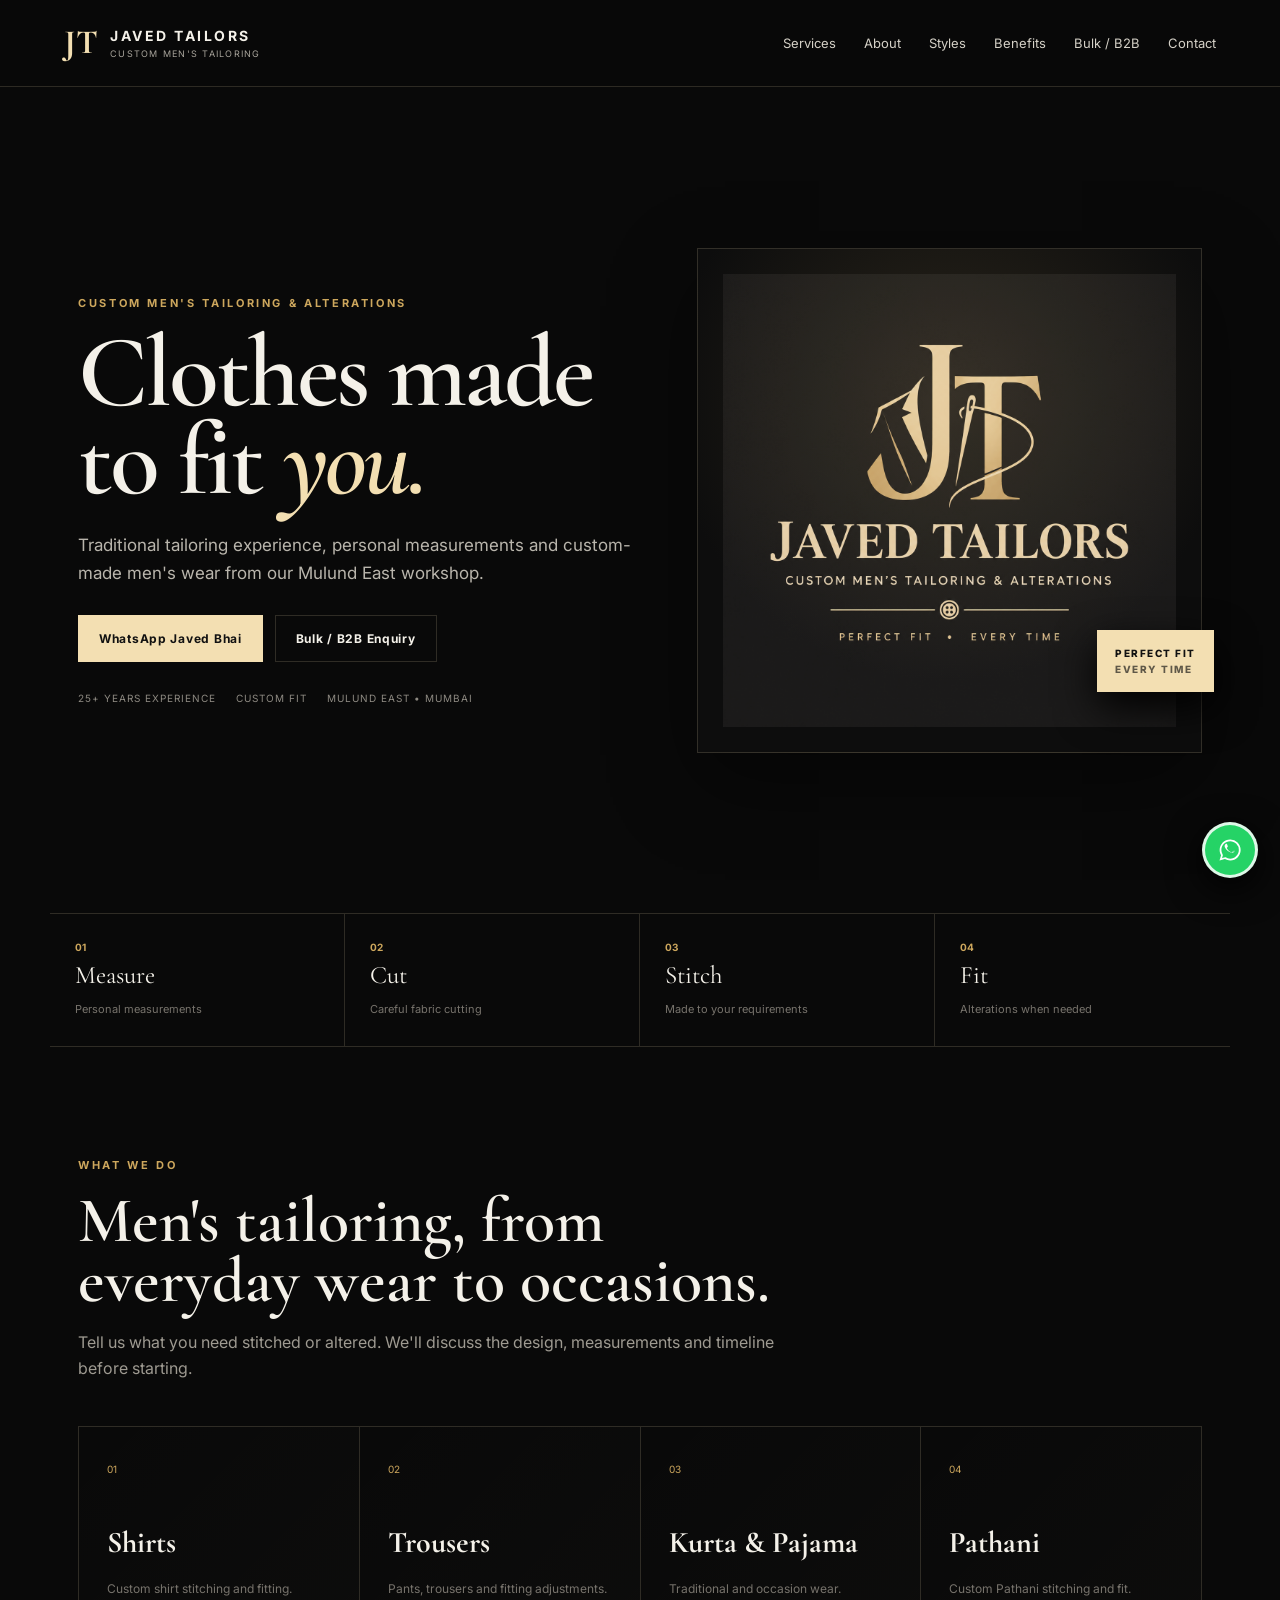
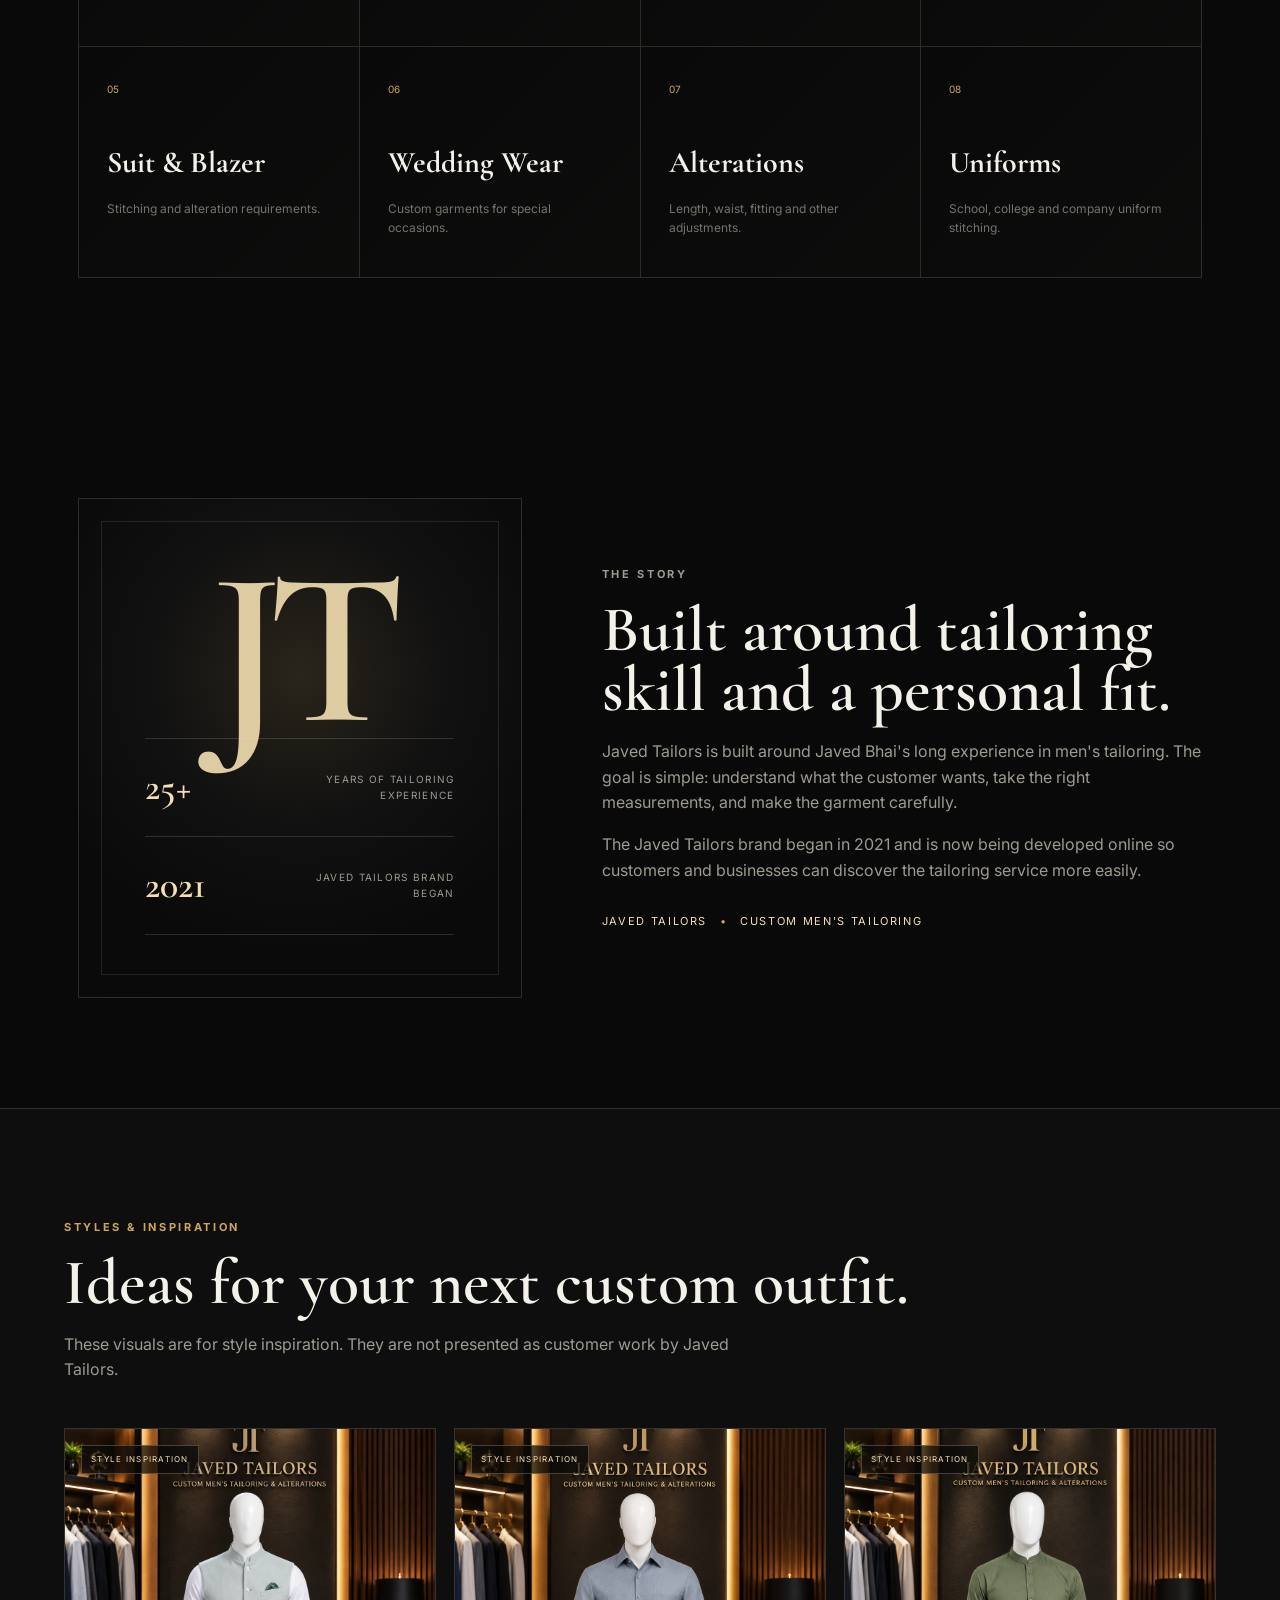
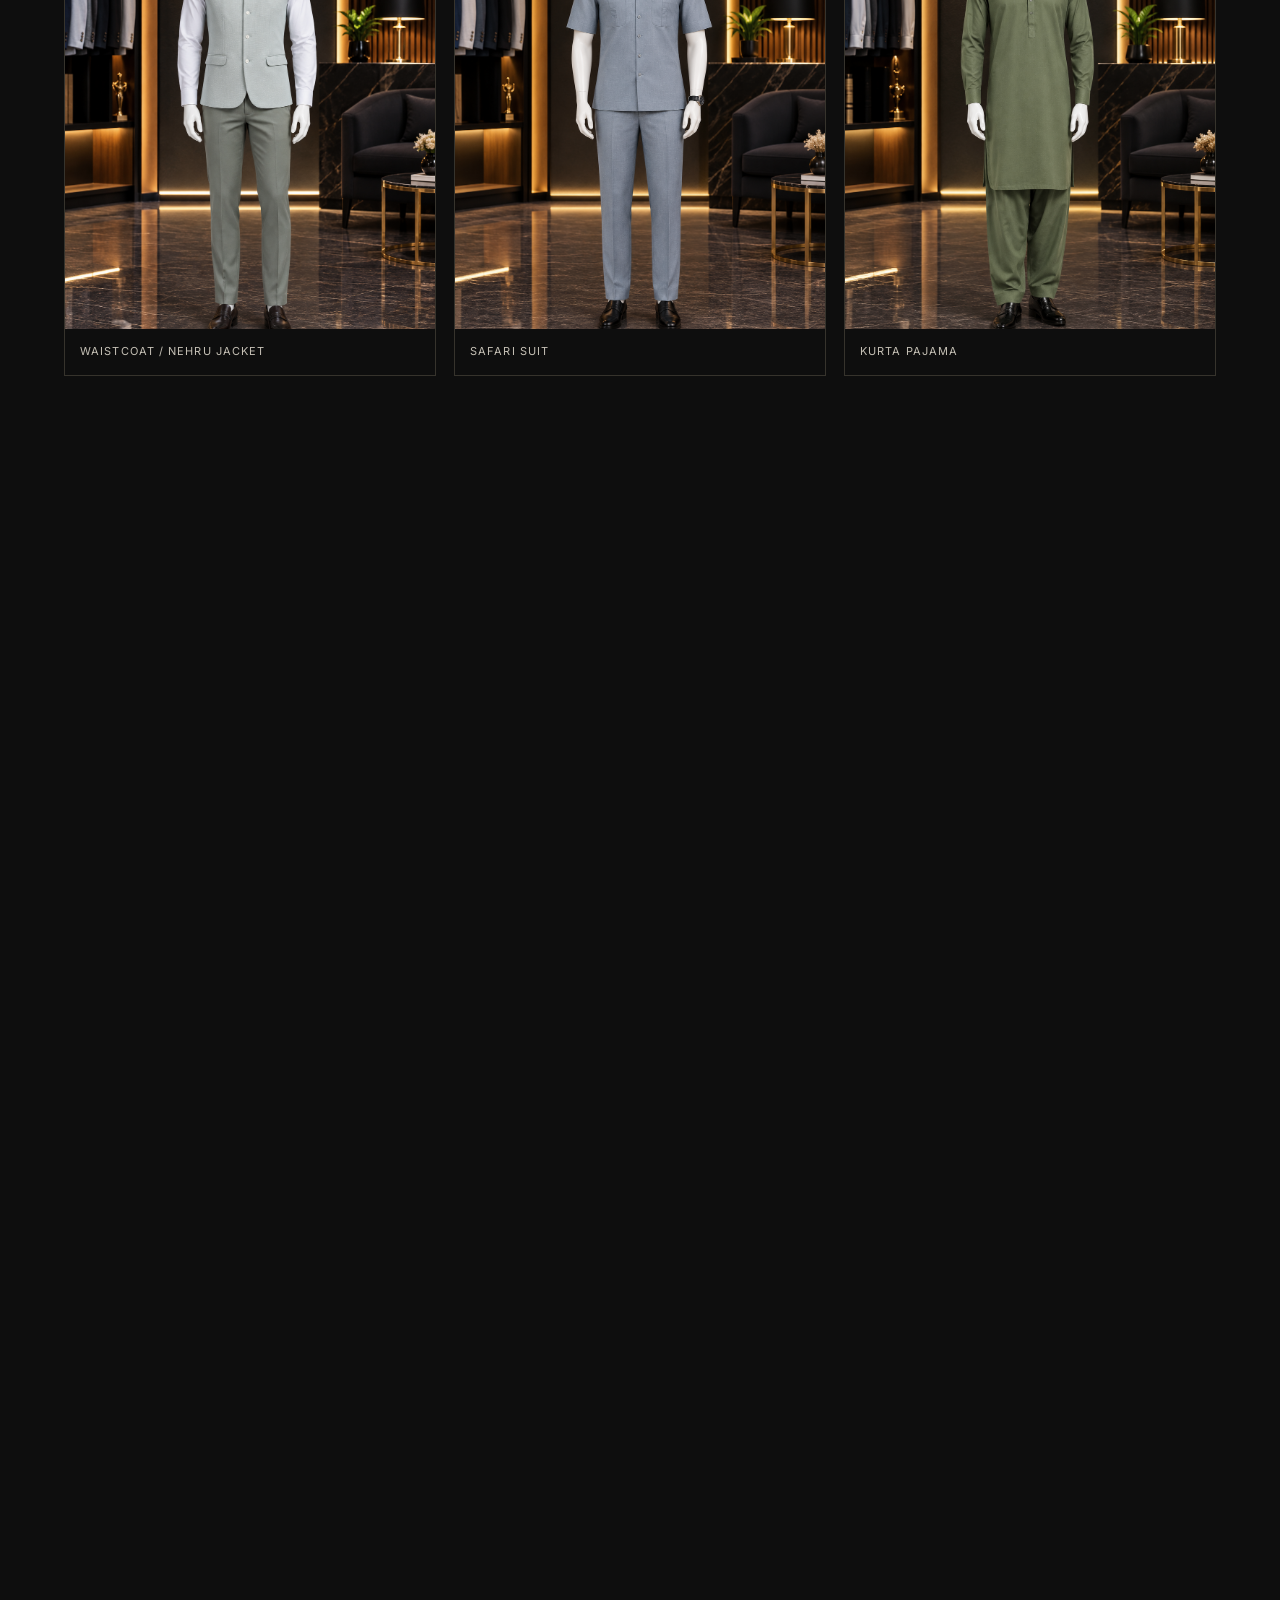
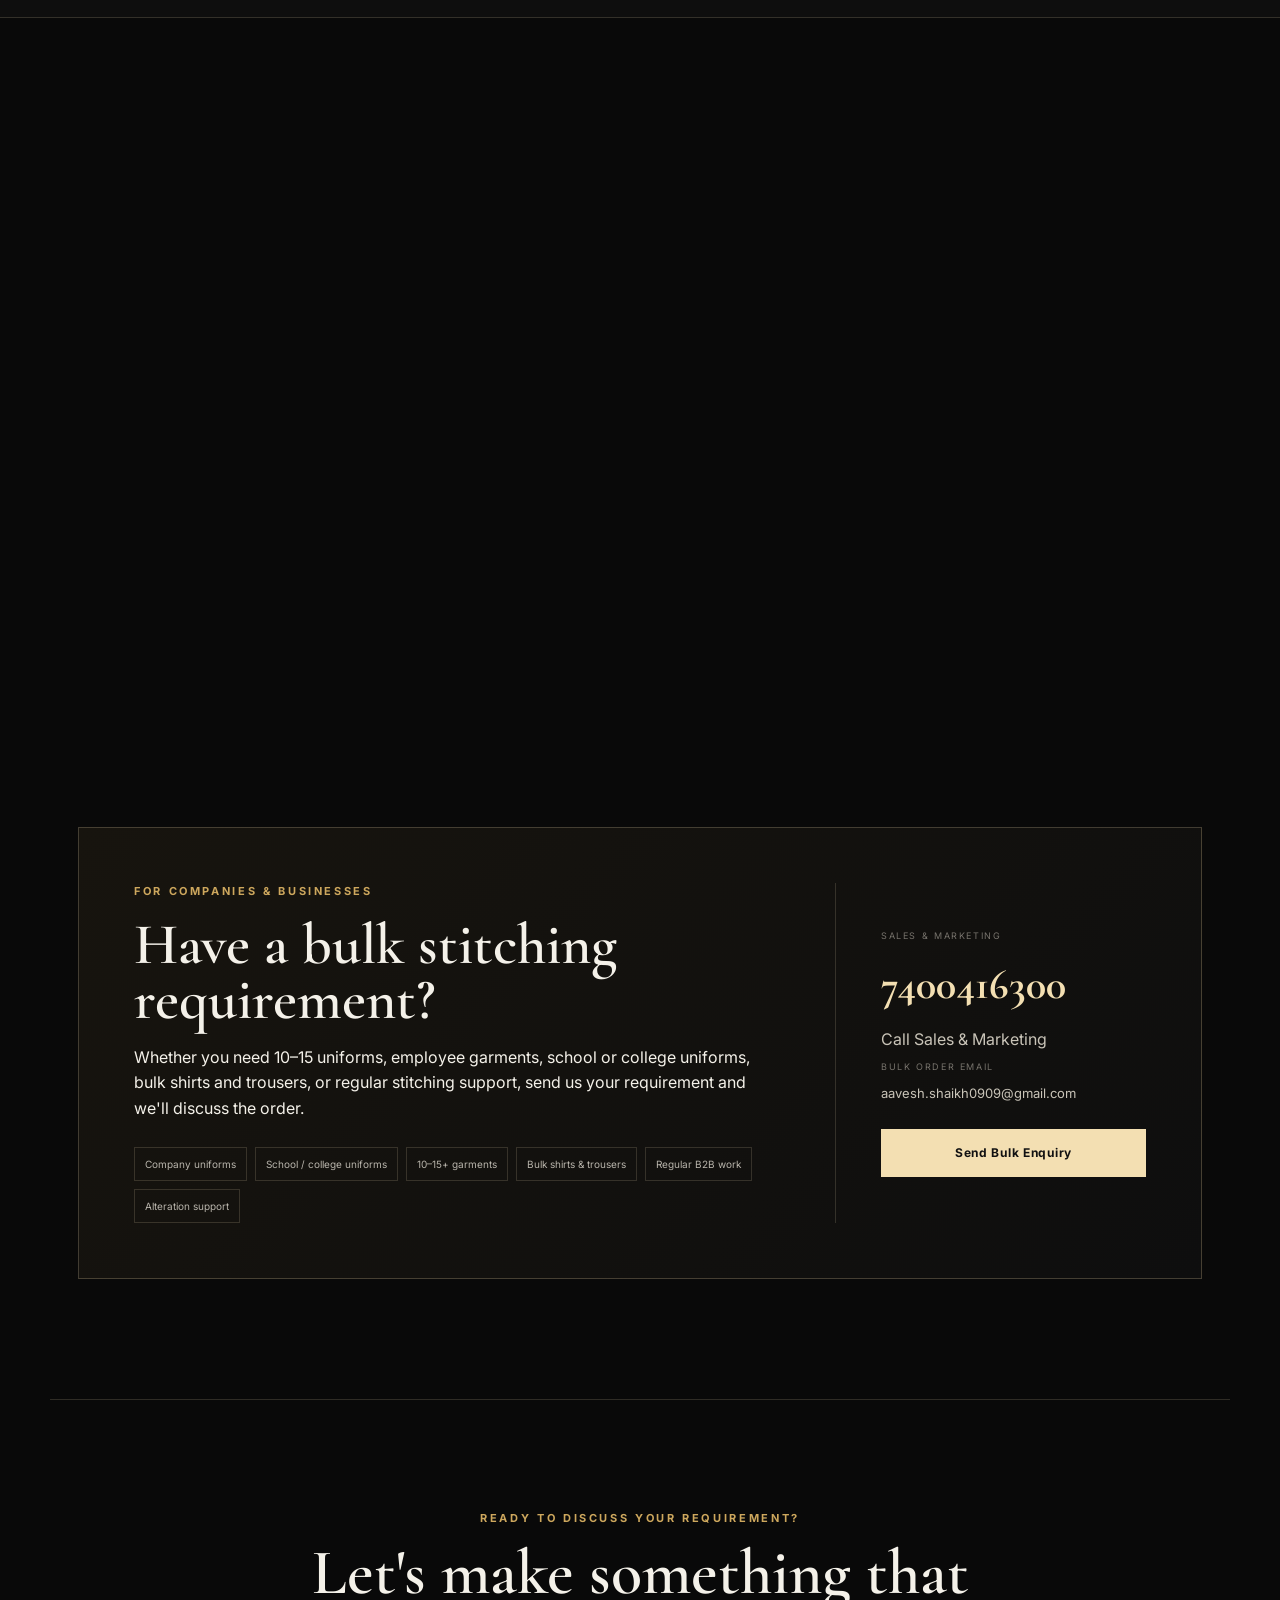
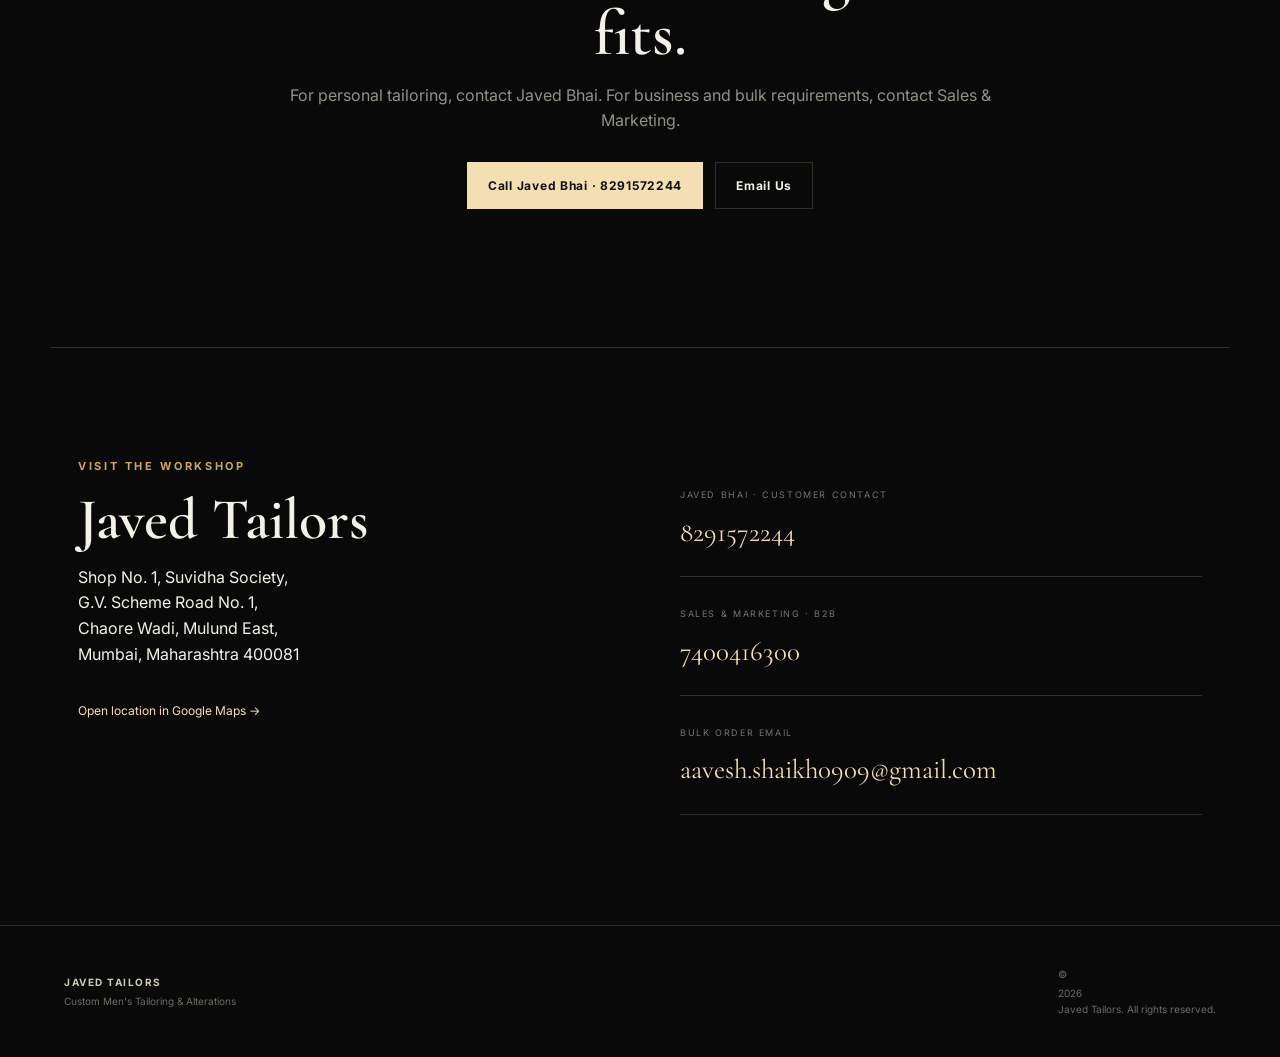
<file: index.html>
<!doctype html>
<html lang="en">
<head>
  <meta name="google-site-verification" content="yGx7rQG5tLV5pubgqjqiYDbqkyJzeHLnVDBqEzV3YKc" />
  <meta charset="utf-8" />
  <meta name="viewport" content="width=device-width, initial-scale=1" />
  <title>Javed Tailors | Custom Men's Tailoring & Alterations in Mulund East</title>
  <meta name="description" content="Javed Tailors — custom men's tailoring, alterations, kurta, Pathani, shirts, trousers, suits, wedding wear and bulk stitching from Mulund East, Mumbai." />
  <meta name="theme-color" content="#0b0b0b" />
  <link rel="icon" href="assets/javed-tailors-logo.png" />
  <link rel="preconnect" href="https://fonts.googleapis.com">
  <link rel="preconnect" href="https://fonts.gstatic.com" crossorigin>
  <link href="https://fonts.googleapis.com/css2?family=Cormorant+Garamond:wght@500;600;700&family=Inter:wght@400;500;600;700&display=swap" rel="stylesheet">
  <link rel="stylesheet" href="style.css" />
  <link rel="canonical" href="https://lively-sprinkles-678b8e.netlify.app/" />
  <script type="application/ld+json">
  {
    "@context":"https://schema.org",
    "@type":"LocalBusiness",
    "name":"Javed Tailors",
    "description":"Custom men's tailoring and alterations in Mulund East, Mumbai, with bulk and B2B stitching enquiries.",
    "address":{"@type":"PostalAddress","streetAddress":"Shop No. 1, Suvidha Society, G.V. Scheme Road No. 1, Chaore Wadi","addressLocality":"Mulund East","addressRegion":"Maharashtra","postalCode":"400081","addressCountry":"IN"},
    "telephone":"+918291572244",
    "url":"https://lively-sprinkles-678b8e.netlify.app/",
    "image":"https://lively-sprinkles-678b8e.netlify.app/assets/javed-tailors-logo.png"
  }
  </script>
</head>
<body>
  <header class="nav" id="top">
    <a class="brand" href="#top" aria-label="Javed Tailors home">
      <span class="brand-mark">JT</span>
      <span><strong>JAVED TAILORS</strong><small>Custom Men's Tailoring</small></span>
    </a>
    <button class="menu" aria-label="Open menu" aria-expanded="false">☰</button>
    <nav>
      <a href="#services">Services</a>
      <a href="#about">About</a>
      <a href="#styles">Styles</a>
      <a href="#service-policy">Benefits</a>
      <a href="#b2b">Bulk / B2B</a>
      <a href="#contact">Contact</a>
    </nav>
  </header>

  <main>
    <section class="hero">
      <div class="hero-copy reveal">
        <p class="eyebrow">CUSTOM MEN'S TAILORING & ALTERATIONS</p>
        <h1>Clothes made to fit <em>you.</em></h1>
        <p class="lead">Traditional tailoring experience, personal measurements and custom-made men's wear from our Mulund East workshop.</p>
        <div class="actions">
          <a class="btn primary" href="https://wa.me/918291572244?text=Hello%20Javed%20Tailors%2C%20I%20would%20like%20to%20enquire%20about%20tailoring." target="_blank" rel="noopener">WhatsApp Javed Bhai</a>
          <a class="btn ghost" href="#b2b">Bulk / B2B Enquiry</a>
        </div>
        <div class="trust-row">
          <span>25+ Years Experience</span><span>Custom Fit</span><span>Mulund East • Mumbai</span>
        </div>
      </div>
      <div class="hero-visual reveal">
        <div class="hero-card">
          <img src="assets/javed-tailors-logo.png" alt="Javed Tailors logo" />
        </div>
        <div class="floating-note">PERFECT FIT<br><span>EVERY TIME</span></div>
      </div>
    </section>

    <section class="strip">
      <div><b>01</b><span>Measure</span><small>Personal measurements</small></div>
      <div><b>02</b><span>Cut</span><small>Careful fabric cutting</small></div>
      <div><b>03</b><span>Stitch</span><small>Made to your requirements</small></div>
      <div><b>04</b><span>Fit</span><small>Alterations when needed</small></div>
    </section>

    <section id="services" class="section">
      <div class="section-head reveal"><p class="eyebrow">WHAT WE DO</p><h2>Men's tailoring, from everyday wear to occasions.</h2><p>Tell us what you need stitched or altered. We'll discuss the design, measurements and timeline before starting.</p></div>
      <div class="service-grid">
        <article class="service reveal"><span>01</span><h3>Shirts</h3><p>Custom shirt stitching and fitting.</p></article>
        <article class="service reveal"><span>02</span><h3>Trousers</h3><p>Pants, trousers and fitting adjustments.</p></article>
        <article class="service reveal"><span>03</span><h3>Kurta & Pajama</h3><p>Traditional and occasion wear.</p></article>
        <article class="service reveal"><span>04</span><h3>Pathani</h3><p>Custom Pathani stitching and fit.</p></article>
        <article class="service reveal"><span>05</span><h3>Suit & Blazer</h3><p>Stitching and alteration requirements.</p></article>
        <article class="service reveal"><span>06</span><h3>Wedding Wear</h3><p>Custom garments for special occasions.</p></article>
        <article class="service reveal"><span>07</span><h3>Alterations</h3><p>Length, waist, fitting and other adjustments.</p></article>
        <article class="service reveal"><span>08</span><h3>Uniforms</h3><p>School, college and company uniform stitching.</p></article>
      </div>
    </section>

    <section id="about" class="section split story-section">
      <div class="story-visual reveal">
        <div class="story-monogram">JT</div>
        <div class="story-stat"><strong>25+</strong><span>Years of tailoring experience</span></div>
        <div class="story-stat"><strong>2021</strong><span>Javed Tailors brand began</span></div>
      </div>
      <div class="copy reveal"><p class="eyebrow">THE STORY</p><h2>Built around tailoring skill and a personal fit.</h2><p>Javed Tailors is built around Javed Bhai's long experience in men's tailoring. The goal is simple: understand what the customer wants, take the right measurements, and make the garment carefully.</p><p>The Javed Tailors brand began in 2021 and is now being developed online so customers and businesses can discover the tailoring service more easily.</p><div class="signature">JAVED TAILORS <span>•</span> CUSTOM MEN'S TAILORING</div></div>
    </section>

    <section id="styles" class="section dark-section">
      <div class="section-head reveal"><p class="eyebrow">STYLES & INSPIRATION</p><h2>Ideas for your next custom outfit.</h2><p>These visuals are for style inspiration. They are not presented as customer work by Javed Tailors.</p></div>
      <div class="gallery inspiration-gallery">
        <figure class="reveal"><img src="assets/01-waistcoat-nehru.png" alt="Waistcoat / Nehru Jacket style inspiration" loading="lazy" /><figcaption>Waistcoat / Nehru Jacket</figcaption></figure>
        <figure class="reveal"><img src="assets/02-safari-suit.png" alt="Safari Suit style inspiration" loading="lazy" /><figcaption>Safari Suit</figcaption></figure>
        <figure class="reveal"><img src="assets/03-kurta-pajama.png" alt="Kurta Pajama style inspiration" loading="lazy" /><figcaption>Kurta Pajama</figcaption></figure>
        <figure class="reveal"><img src="assets/04-sherwani.png" alt="Classic Sherwani style inspiration" loading="lazy" /><figcaption>Classic Sherwani</figcaption></figure>
        <figure class="reveal"><img src="assets/05-blazer.png" alt="Blazer style inspiration" loading="lazy" /><figcaption>Blazer</figcaption></figure>
        <figure class="reveal"><img src="assets/06-suit.png" alt="Suit style inspiration" loading="lazy" /><figcaption>Suit</figcaption></figure>
        <figure class="reveal"><img src="assets/07-formal-shirt-trouser.png" alt="Formal Shirt and Trouser style inspiration" loading="lazy" /><figcaption>Formal Shirt &amp; Trouser</figcaption></figure>
      </div>
    </section>

    <section id="service-policy" class="section policy-section">
      <div class="section-head reveal"><p class="eyebrow">MEASUREMENT & REFERRAL</p><h2>Simple benefits for your next order.</h2><p>We want the ordering process to be convenient, especially for larger custom orders and customers who refer friends or family.</p></div>
      <div class="policy-grid">
        <article class="policy-card reveal"><span class="policy-number">01</span><h3>At-home measurement</h3><p><strong>Orders of ₹3,500 or more:</strong> we can come to your location for measurement, subject to area and appointment availability.</p><p class="muted">For orders below ₹3,500, an at-home measurement visit is chargeable.</p></article>
        <article class="policy-card reveal"><span class="policy-number">02</span><h3>Refer & save</h3><p>Refer <strong>3 people</strong> who come to Javed Tailors and complete a stitching order.</p><p class="muted">Once all 3 referrals complete their orders, the referring customer gets <strong>30% off their next stitching order.</strong></p></article>
      </div>
    </section>

    <section id="b2b" class="section b2b">
      <div class="b2b-card reveal">
        <div><p class="eyebrow">FOR COMPANIES & BUSINESSES</p><h2>Have a bulk stitching requirement?</h2><p>Whether you need 10–15 uniforms, employee garments, school or college uniforms, bulk shirts and trousers, or regular stitching support, send us your requirement and we'll discuss the order.</p><div class="chips"><span>Company uniforms</span><span>School / college uniforms</span><span>10–15+ garments</span><span>Bulk shirts & trousers</span><span>Regular B2B work</span><span>Alteration support</span></div></div>
        <div class="contact-box"><small>SALES & MARKETING</small><strong>7400416300</strong><a href="tel:+917400416300">Call Sales & Marketing</a><small>BULK ORDER EMAIL</small><a class="email" href="mailto:aavesh.shaikh0909@gmail.com?subject=Bulk%20Order%20Enquiry%20-%20Javed%20Tailors">aavesh.shaikh0909@gmail.com</a><a class="btn primary full" href="mailto:aavesh.shaikh0909@gmail.com?subject=Bulk%20Order%20Enquiry%20-%20Javed%20Tailors&body=Company%2FOrganisation%3A%0AContact%20Person%3A%0APhone%3A%0AApprox.%20Quantity%3A%0ARequirement%3A%0ALocation%3A%0ARequired%20Date%3A">Send Bulk Enquiry</a></div>
      </div>
    </section>

    <section class="section cta-section">
      <div class="reveal"><p class="eyebrow">READY TO DISCUSS YOUR REQUIREMENT?</p><h2>Let's make something that fits.</h2><p>For personal tailoring, contact Javed Bhai. For business and bulk requirements, contact Sales & Marketing.</p><div class="actions"><a class="btn primary" href="tel:+918291572244">Call Javed Bhai · 8291572244</a><a class="btn ghost" href="mailto:aavesh.shaikh0909@gmail.com?subject=Javed%20Tailors%20Enquiry">Email Us</a></div></div>
    </section>

    <section id="contact" class="section contact-grid">
      <div class="reveal"><p class="eyebrow">VISIT THE WORKSHOP</p><h2>Javed Tailors</h2><p>Shop No. 1, Suvidha Society,<br>G.V. Scheme Road No. 1,<br>Chaore Wadi, Mulund East,<br>Mumbai, Maharashtra 400081</p><a class="text-link" href="https://www.google.com/maps/search/?api=1&query=Javed%20Tailors%2C%20Shop%20No.%201%2C%20Suvidha%20Society%2C%20G.V.%20Scheme%20Road%20No.%201%2C%20Chaore%20Wadi%2C%20Mulund%20East%2C%20Mumbai%20400081" target="_blank" rel="noopener">Open location in Google Maps →</a></div>
      <div class="contact-list reveal"><div><small>JAVED BHAI · CUSTOMER CONTACT</small><a href="tel:+918291572244">8291572244</a></div><div><small>SALES & MARKETING · B2B</small><a href="tel:+917400416300">7400416300</a></div><div><small>BULK ORDER EMAIL</small><a href="mailto:aavesh.shaikh0909@gmail.com">aavesh.shaikh0909@gmail.com</a></div></div>
    </section>
  </main>

  <footer><div><strong>JAVED TAILORS</strong><span>Custom Men's Tailoring & Alterations</span></div><p>© <span id="year"></span> Javed Tailors. All rights reserved.</p></footer>
  <a class="floating-wa" href="https://wa.me/918291572244?text=Hello%20Javed%20Tailors%2C%20I%20want%20to%20enquire%20about%20tailoring." target="_blank" rel="noopener" aria-label="WhatsApp Javed Tailors"><img src="assets/whatsapp-mark.svg" alt="" /></a>
  <script src="script.js"></script>
</body>
</html>
</file>
<file: style.css>
:root{--bg:#090909;--panel:#111;--soft:#171717;--cream:#f3dfb2;--gold:#cda75d;--text:#f4f1e9;--muted:#a8a49b;--line:rgba(243,223,178,.16);--max:1180px}
*{box-sizing:border-box}html{scroll-behavior:smooth}body{margin:0;background:var(--bg);color:var(--text);font-family:Inter,Arial,sans-serif;line-height:1.6}a{color:inherit;text-decoration:none}img{max-width:100%;display:block}.nav{position:sticky;top:0;z-index:50;display:flex;align-items:center;justify-content:space-between;padding:16px 5vw;background:rgba(9,9,9,.88);backdrop-filter:blur(16px);border-bottom:1px solid var(--line)}.brand{display:flex;align-items:center;gap:12px}.brand-mark{font-family:'Cormorant Garamond',serif;font-size:34px;color:var(--cream);font-weight:700}.brand strong{display:block;letter-spacing:.18em;font-size:14px}.brand small{display:block;color:var(--muted);font-size:9px;letter-spacing:.14em;text-transform:uppercase}.nav nav{display:flex;gap:28px;color:#d5d1c7;font-size:13px}.nav nav a:hover,.text-link:hover{color:var(--cream)}.menu{display:none;background:none;border:0;color:white;font-size:25px}.hero{min-height:calc(100vh - 74px);max-width:var(--max);margin:auto;padding:80px 28px;display:grid;grid-template-columns:1.05fr .95fr;gap:60px;align-items:center}.eyebrow{font-size:11px;letter-spacing:.24em;color:var(--gold);font-weight:700;margin:0 0 16px}.hero h1{font-family:'Cormorant Garamond',serif;font-size:clamp(58px,8vw,104px);line-height:.86;margin:0 0 28px;font-weight:600;letter-spacing:-.03em}.hero h1 em{color:var(--cream);font-style:italic}.lead{max-width:600px;color:#b9b5ac;font-size:17px}.actions{display:flex;gap:12px;flex-wrap:wrap;margin:28px 0}.btn{display:inline-flex;align-items:center;justify-content:center;padding:13px 20px;border:1px solid var(--line);font-size:12px;font-weight:700;letter-spacing:.06em;transition:.25s}.btn.primary{background:var(--cream);color:#111;border-color:var(--cream)}.btn.primary:hover{transform:translateY(-2px);box-shadow:0 12px 30px rgba(243,223,178,.12)}.btn.ghost:hover{border-color:var(--cream);color:var(--cream)}.trust-row{display:flex;gap:20px;flex-wrap:wrap;color:#8e8a82;font-size:10px;text-transform:uppercase;letter-spacing:.1em}.hero-visual{position:relative}.hero-card{aspect-ratio:1/1;max-width:560px;margin:auto;background:radial-gradient(circle at 50% 30%,#2a251b,#0d0d0d 65%);border:1px solid var(--line);display:grid;place-items:center;overflow:hidden;box-shadow:0 30px 80px rgba(0,0,0,.45)}.hero-card img{width:90%;height:90%;object-fit:contain;mix-blend-mode:screen;opacity:.95}.floating-note{position:absolute;right:-12px;bottom:12%;background:var(--cream);color:#111;padding:15px 18px;font-size:10px;font-weight:800;letter-spacing:.15em;box-shadow:0 15px 40px #000}.floating-note span{opacity:.65}.strip{border-top:1px solid var(--line);border-bottom:1px solid var(--line);display:grid;grid-template-columns:repeat(4,1fr);max-width:var(--max);margin:auto}.strip div{padding:25px;border-right:1px solid var(--line)}.strip div:last-child{border-right:0}.strip b{font-size:10px;color:var(--gold);display:block}.strip span{display:block;font-family:'Cormorant Garamond',serif;font-size:25px}.strip small{color:#77736c;font-size:11px}.section{max-width:var(--max);margin:auto;padding:110px 28px}.section-head{max-width:760px;margin-bottom:45px}.section h2{font-family:'Cormorant Garamond',serif;font-size:clamp(42px,5vw,68px);line-height:.95;margin:0 0 18px;font-weight:600}.section-head>p:last-child,.copy p{color:#9e9a91;max-width:720px}.service-grid{display:grid;grid-template-columns:repeat(4,1fr);border-top:1px solid var(--line);border-left:1px solid var(--line)}.service{min-height:220px;padding:28px;border-right:1px solid var(--line);border-bottom:1px solid var(--line);transition:.25s;background:linear-gradient(135deg,transparent,rgba(243,223,178,.015))}.service:hover{background:rgba(243,223,178,.035);transform:translateY(-3px)}.service span{font-size:10px;color:var(--gold)}.service h3{font-family:'Cormorant Garamond',serif;font-size:30px;margin:38px 0 5px}.service p{color:#77736c;font-size:12px}.split{display:grid;grid-template-columns:.9fr 1.1fr;gap:80px;align-items:center}.image-panel{border:1px solid var(--line);padding:12px;background:#0f0f0f}.image-panel img{width:100%;aspect-ratio:1/1;object-fit:cover}.signature{margin-top:30px;color:var(--cream);font-size:11px;letter-spacing:.15em}.signature span{margin:0 8px;color:var(--gold)}.dark-section{max-width:none;padding-left:5vw;padding-right:5vw;background:#0e0e0e;border-top:1px solid var(--line);border-bottom:1px solid var(--line)}.dark-section>.section-head,.dark-section>.gallery{max-width:var(--max);margin-left:auto;margin-right:auto}.gallery{display:grid;grid-template-columns:repeat(3,1fr);gap:18px}.gallery figure{margin:0}.gallery img{width:100%;height:500px;object-fit:cover;filter:saturate(.85)}.gallery figcaption{font-size:11px;color:#8e8a82;padding-top:12px;letter-spacing:.1em;text-transform:uppercase}.b2b{padding-top:120px;padding-bottom:120px}.b2b-card{display:grid;grid-template-columns:1.35fr .65fr;background:linear-gradient(135deg,#17140e,#0e0e0e);border:1px solid rgba(243,223,178,.22);padding:55px;gap:55px}.b2b-card h2{font-size:58px}.chips{display:flex;flex-wrap:wrap;gap:8px;margin-top:25px}.chips span{font-size:10px;border:1px solid var(--line);padding:8px 10px;color:#b9b5ac}.contact-box{border-left:1px solid var(--line);padding-left:45px;display:flex;flex-direction:column;justify-content:center;gap:8px}.contact-box small,.contact-list small{color:#77736c;font-size:9px;letter-spacing:.18em}.contact-box strong{font-family:'Cormorant Garamond',serif;font-size:42px;color:var(--cream)}.contact-box a:not(.btn){color:#c9c4b8}.contact-box .email{font-size:13px;overflow-wrap:anywhere}.full{width:100%;margin-top:18px}.cta-section{border-top:1px solid var(--line);border-bottom:1px solid var(--line);text-align:center}.cta-section>div{max-width:760px;margin:auto}.cta-section p:not(.eyebrow){color:#929087}.cta-section .actions{justify-content:center}.contact-grid{display:grid;grid-template-columns:1fr 1fr;gap:80px}.contact-grid h2{font-size:58px}.contact-list{display:grid;gap:0}.contact-list div{padding:22px 0;border-bottom:1px solid var(--line)}.contact-list a{display:block;color:var(--cream);font-family:'Cormorant Garamond',serif;font-size:27px;margin-top:5px}.text-link{display:inline-block;margin-top:18px;color:var(--cream);font-size:12px}.floating-wa{position:fixed;right:22px;bottom:22px;width:56px;height:56px;border-radius:50%;background:#e8dfc7;color:#111;display:grid;place-items:center;font-weight:800;font-size:13px;z-index:60;box-shadow:0 10px 35px #000}.reveal{opacity:0;transform:translateY(20px);transition:opacity .7s ease,transform .7s ease}.reveal.visible{opacity:1;transform:none}footer{border-top:1px solid var(--line);padding:30px 5vw;display:flex;justify-content:space-between;gap:20px;align-items:center;color:#6f6b64;font-size:10px}footer strong{display:block;color:#cfc9bd;letter-spacing:.15em}footer span{display:block;margin-top:3px}.menu{cursor:pointer}@media(max-width:900px){.nav nav{display:none}.menu{display:block}.nav.open nav{display:flex;position:absolute;top:72px;left:0;right:0;background:#0b0b0b;border-bottom:1px solid var(--line);padding:18px 28px;flex-direction:column;gap:16px}.hero{grid-template-columns:1fr;padding-top:60px}.hero-visual{max-width:620px;width:100%;margin:auto}.strip{grid-template-columns:repeat(2,1fr);margin:0 28px}.strip div:nth-child(2){border-right:0}.service-grid{grid-template-columns:repeat(2,1fr)}.split,.contact-grid,.b2b-card{grid-template-columns:1fr}.gallery{grid-template-columns:1fr 1fr}.gallery figure:last-child{grid-column:1/-1}.gallery img{height:420px}.contact-box{border-left:0;border-top:1px solid var(--line);padding:35px 0 0}}@media(max-width:600px){.nav{padding:14px 20px}.brand strong{font-size:12px}.hero,.section{padding-left:20px;padding-right:20px}.hero h1{font-size:62px}.trust-row{gap:10px}.floating-note{right:0}.service-grid{grid-template-columns:1fr}.strip{margin:0 20px}.strip div{padding:20px}.gallery{grid-template-columns:1fr}.gallery figure:last-child{grid-column:auto}.gallery img{height:440px}.b2b-card{padding:30px 22px}.b2b-card h2{font-size:46px}.contact-grid h2{font-size:48px}footer{flex-direction:column;align-items:flex-start}}
/* Expanded styles & inspiration gallery */
.inspiration-gallery figure{position:relative;overflow:hidden;background:#121212;border:1px solid var(--line)}
.inspiration-gallery img{transition:transform .7s cubic-bezier(.2,.7,.2,1),filter .5s ease}
.inspiration-gallery figure:hover img{transform:scale(1.035);filter:saturate(1)}
.inspiration-gallery figure::after{content:'STYLE INSPIRATION';position:absolute;top:16px;left:16px;padding:7px 9px;background:rgba(9,9,9,.72);border:1px solid rgba(243,223,178,.25);color:var(--cream);font-size:8px;letter-spacing:.16em;z-index:2}
.inspiration-gallery .gallery-wide{grid-column:span 2}
.inspiration-gallery .gallery-wide img{height:360px;object-fit:cover}
.inspiration-gallery figcaption{position:relative;background:#0e0e0e;padding:14px 15px;color:#c5c0b5}
@media(max-width:900px){.inspiration-gallery .gallery-wide{grid-column:1/-1}.inspiration-gallery .gallery-wide img{height:420px}}
@media(max-width:600px){.inspiration-gallery .gallery-wide{grid-column:auto}.inspiration-gallery .gallery-wide img{height:440px}}
/* V3 refinements: cleaner story section, service policies, real WhatsApp mark, responsive footer */
.story-section{grid-template-columns:.85fr 1.15fr}
.story-visual{min-height:500px;border:1px solid var(--line);background:radial-gradient(circle at 50% 35%,#2a251b 0,#111 38%,#0a0a0a 72%);position:relative;display:flex;flex-direction:column;justify-content:center;align-items:center;overflow:hidden}
.story-visual::before{content:'';position:absolute;inset:22px;border:1px solid rgba(243,223,178,.11);pointer-events:none}
.story-monogram{font-family:'Cormorant Garamond',serif;font-size:clamp(130px,18vw,220px);line-height:.8;color:var(--cream);font-weight:600;letter-spacing:-.08em;opacity:.9}
.story-stat{position:relative;z-index:1;width:70%;display:flex;justify-content:space-between;align-items:center;border-top:1px solid var(--line);padding:18px 0;color:#9e9a91}
.story-stat:last-child{border-bottom:1px solid var(--line)}
.story-stat strong{font-family:'Cormorant Garamond',serif;font-size:38px;color:var(--cream);font-weight:600}
.story-stat span{font-size:10px;text-transform:uppercase;letter-spacing:.13em;text-align:right;max-width:180px}
.policy-section{padding-top:20px}
.policy-grid{display:grid;grid-template-columns:1fr 1fr;gap:18px}
.policy-card{border:1px solid var(--line);background:linear-gradient(135deg,rgba(243,223,178,.035),transparent);padding:34px;min-height:290px;transition:.25s}
.policy-card:hover{transform:translateY(-3px);border-color:rgba(243,223,178,.3)}
.policy-number{color:var(--gold);font-size:10px;letter-spacing:.15em}
.policy-card h3{font-family:'Cormorant Garamond',serif;font-size:34px;margin:30px 0 12px}
.policy-card p{color:#9e9a91;font-size:13px;max-width:560px}
.policy-card .muted{color:#77736c}
.policy-card strong{color:var(--cream)}
.floating-wa{padding:0;background:#25D366;border:3px solid rgba(255,255,255,.85);overflow:hidden}
.floating-wa img{width:100%;height:100%;padding:7px;object-fit:contain}
.floating-wa:hover{transform:translateY(-3px) scale(1.03)}
@media(max-width:900px){.policy-grid{grid-template-columns:1fr}.story-section{grid-template-columns:1fr}.story-visual{min-height:420px}footer{flex-direction:column;align-items:flex-start}}
</file>
